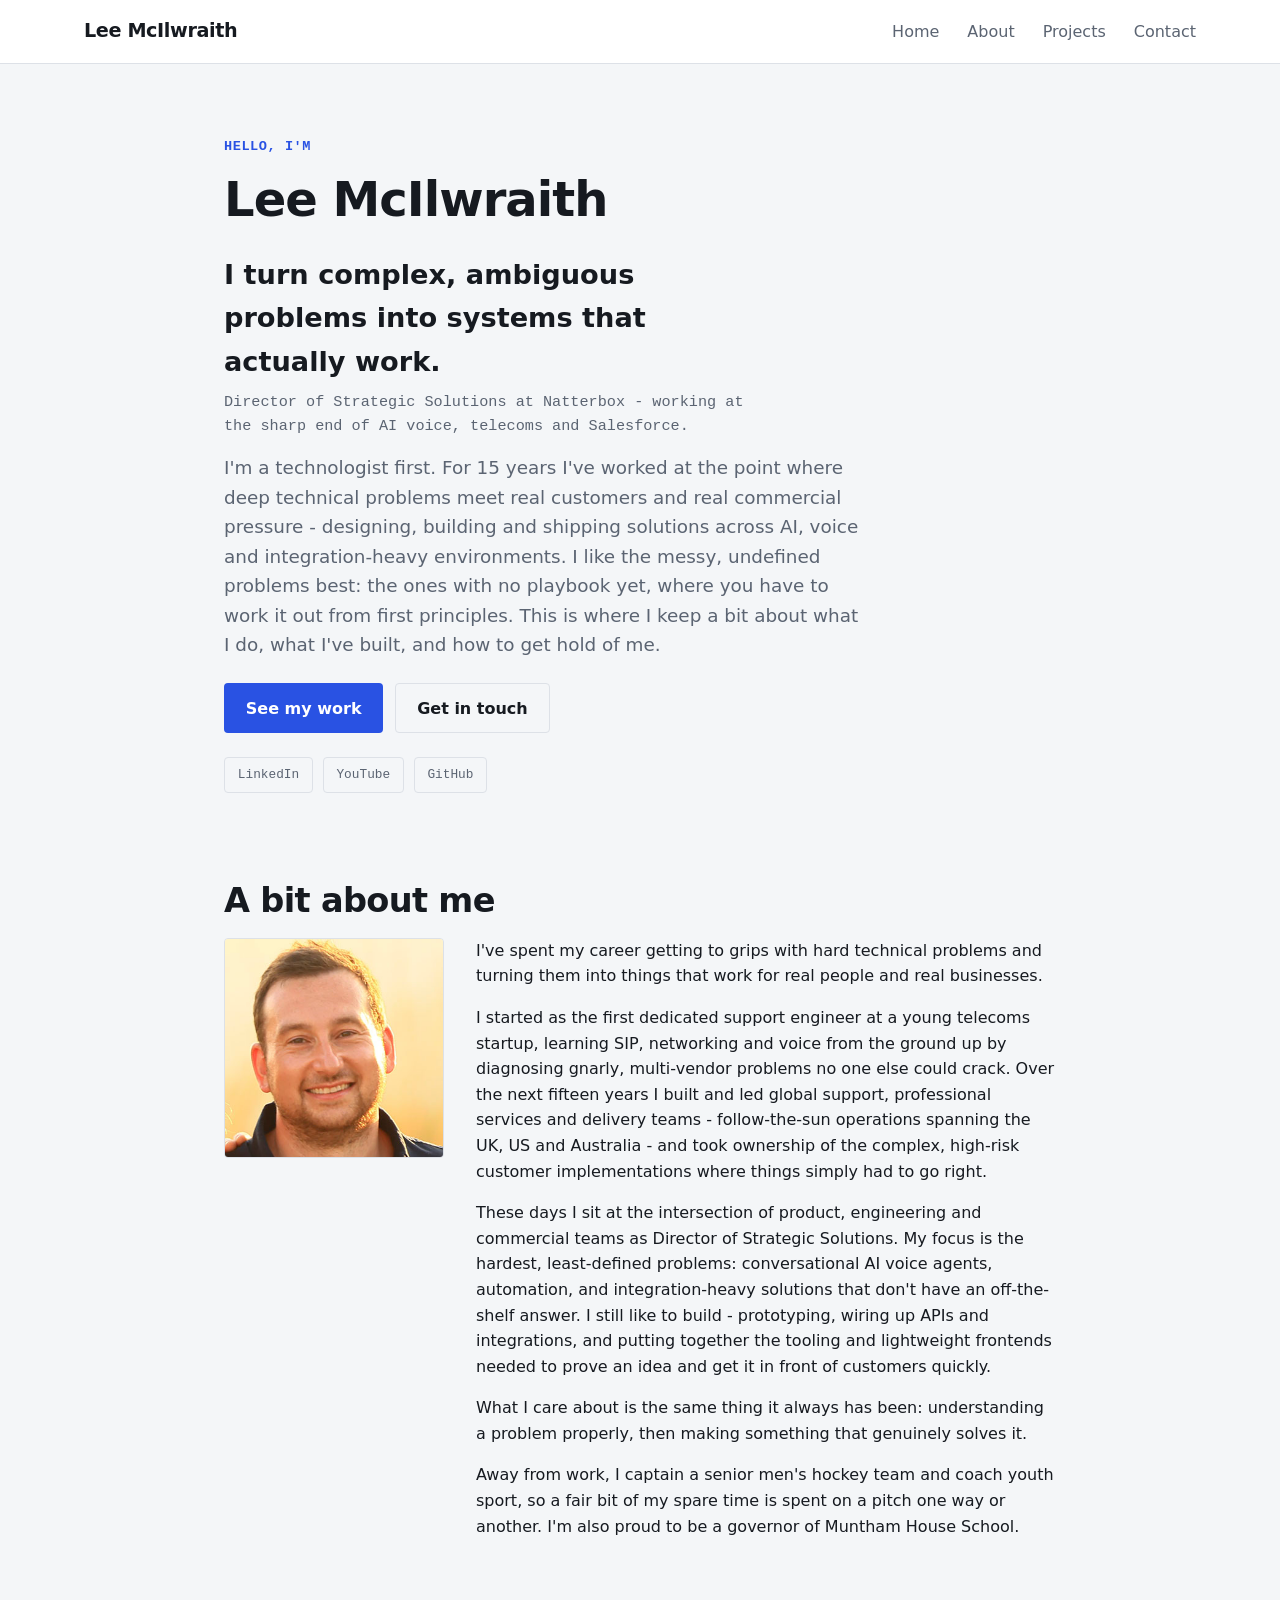
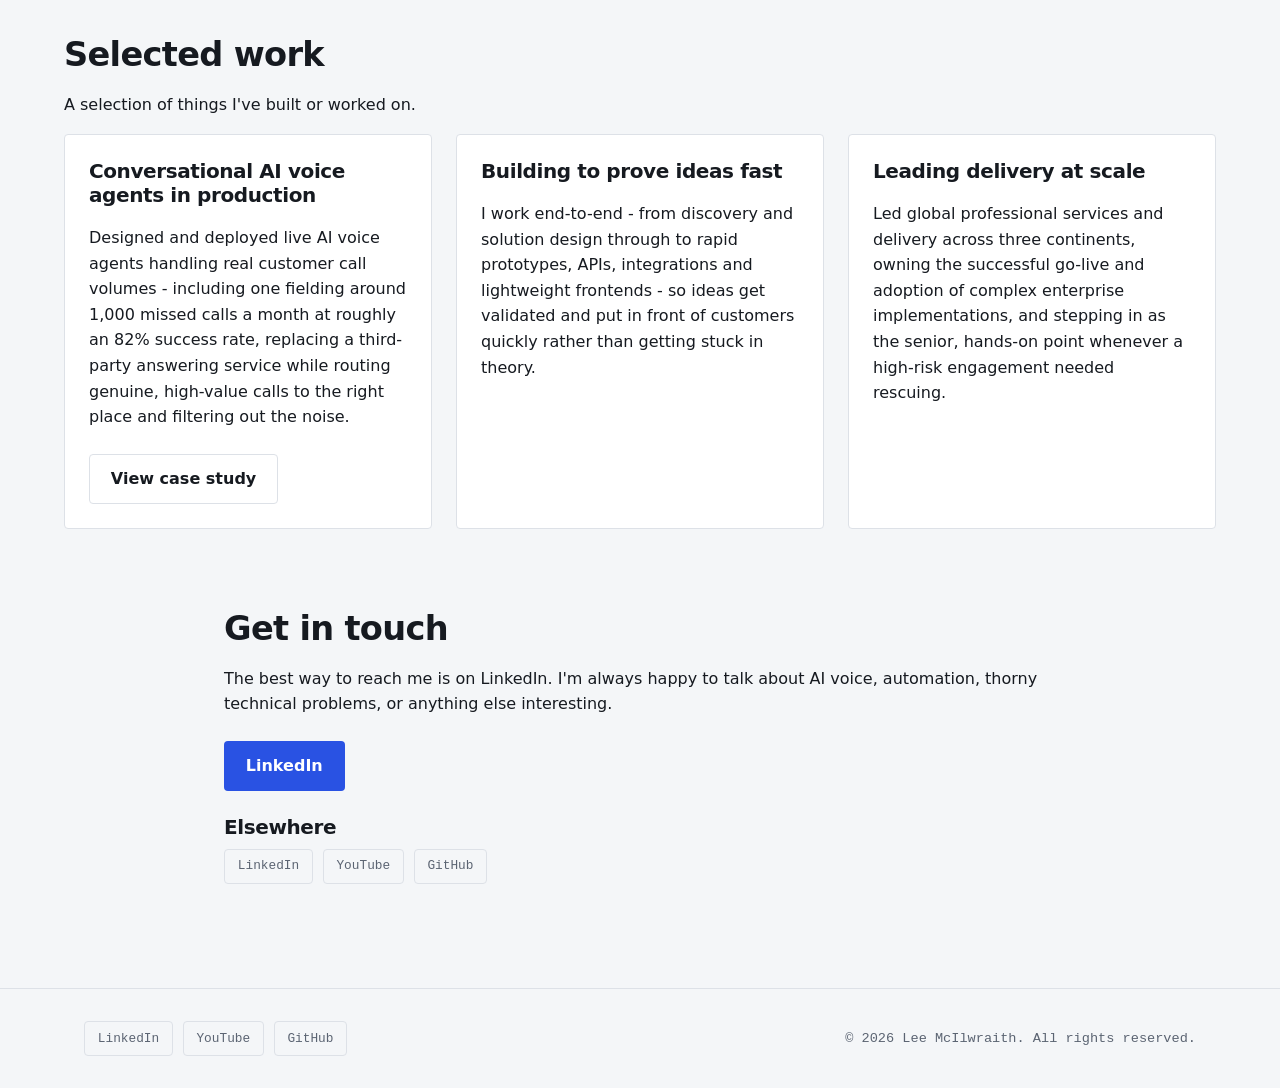
<file: index.html>
<!doctype html>
<html lang="en">
<head>
  <meta charset="utf-8" />
  <meta name="viewport" content="width=device-width, initial-scale=1" />
  <title>Lee McIlwraith - Director of Strategic Solutions</title>
  <meta name="description" content="Director of Strategic Solutions at Natterbox - working at the sharp end of AI voice, telecoms and Salesforce." />
  <link rel="icon" href="/favicon.svg" type="image/svg+xml" />
  <link rel="canonical" href="/" />

  <meta property="og:type" content="website" />
  <meta property="og:title" content="Lee McIlwraith - Director of Strategic Solutions" />
  <meta property="og:description" content="Director of Strategic Solutions at Natterbox - working at the sharp end of AI voice, telecoms and Salesforce." />
  <meta property="og:image" content="/assets/img/og-image.png" />
  <meta property="og:image:type" content="image/png" />
  <meta property="og:image:width" content="1200" />
  <meta property="og:image:height" content="630" />
  <meta name="twitter:card" content="summary_large_image" />

  <link rel="stylesheet" href="/assets/css/style.css" />
</head>
<body>
  <a class="skip-link" href="#main">Skip to content</a>

  <header class="site-header">
    <div class="container header-inner">
      <a class="brand" href="#home">Lee McIlwraith</a>
      <button class="nav-toggle" id="nav-toggle" aria-expanded="false" aria-controls="primary-nav">
        <span class="sr-only">Menu</span>
        <span class="nav-toggle-bar"></span>
        <span class="nav-toggle-bar"></span>
        <span class="nav-toggle-bar"></span>
      </button>
      <nav class="primary-nav" id="primary-nav" aria-label="Primary">
        <a href="#home">Home</a>
        <a href="#about">About</a>
        <a href="#projects">Projects</a>
        <a href="#contact">Contact</a>
      </nav>
    </div>
  </header>

  <main id="main">
    <section id="home" class="container hero">
      <p class="eyebrow">Hello, I'm</p>
      <h1>Lee McIlwraith</h1>
      <p class="hero-headline">I turn complex, ambiguous problems into systems that actually work.</p>
      <p class="hero-role">Director of Strategic Solutions at Natterbox - working at the sharp end of AI voice, telecoms and Salesforce.</p>
      <p class="lede">
        I'm a technologist first. For 15 years I've worked at the point where deep
        technical problems meet real customers and real commercial pressure -
        designing, building and shipping solutions across AI, voice and
        integration-heavy environments. I like the messy, undefined problems best:
        the ones with no playbook yet, where you have to work it out from first
        principles. This is where I keep a bit about what I do, what I've built,
        and how to get hold of me.
      </p>
      <div class="button-row">
        <a class="btn btn-primary" href="#projects">See my work</a>
        <a class="btn btn-secondary" href="#contact">Get in touch</a>
      </div>
      <div class="social-links" aria-label="Social profiles">
        <a class="social-link" data-social="linkedin"></a>
        <a class="social-link" data-social="youtube"></a>
        <a class="social-link" data-social="github"></a>
        <a class="social-link" data-social="x"></a>
        <a class="social-link" data-social="instagram"></a>
      </div>
    </section>

    <section id="about" class="container section narrow">
      <h2>A bit about me</h2>
      <div class="about-layout">
        <img class="about-photo" src="/assets/img/leemcilwraith.jpeg" alt="Lee McIlwraith" />
        <div>
          <p>
            I've spent my career getting to grips with hard technical problems and
            turning them into things that work for real people and real
            businesses.
          </p>
          <p>
            I started as the first dedicated support engineer at a young telecoms
            startup, learning SIP, networking and voice from the ground up by
            diagnosing gnarly, multi-vendor problems no one else could crack.
            Over the next fifteen years I built and led global support,
            professional services and delivery teams - follow-the-sun operations
            spanning the UK, US and Australia - and took ownership of the
            complex, high-risk customer implementations where things simply had
            to go right.
          </p>
          <p>
            These days I sit at the intersection of product, engineering and
            commercial teams as Director of Strategic Solutions. My focus is the
            hardest, least-defined problems: conversational AI voice agents,
            automation, and integration-heavy solutions that don't have an
            off-the-shelf answer. I still like to build - prototyping, wiring up
            APIs and integrations, and putting together the tooling and
            lightweight frontends needed to prove an idea and get it in front of
            customers quickly.
          </p>
          <p>
            What I care about is the same thing it always has been: understanding
            a problem properly, then making something that genuinely solves it.
          </p>
          <p>
            Away from work, I captain a senior men's hockey team and coach youth
            sport, so a fair bit of my spare time is spent on a pitch one way or
            another. I'm also proud to be a governor of Muntham House School.
          </p>
        </div>
      </div>
    </section>

    <section id="projects" class="container section">
      <h2>Selected work</h2>
      <p>A selection of things I've built or worked on.</p>

      <ul class="project-grid">
        <li class="project-card">
          <h3>Conversational AI voice agents in production</h3>
          <p>
            Designed and deployed live AI voice agents handling real customer
            call volumes - including one fielding around 1,000 missed calls a
            month at roughly an 82% success rate, replacing a third-party
            answering service while routing genuine, high-value calls to the
            right place and filtering out the noise.
          </p>
          <a class="btn btn-secondary" href="https://natterbox.com/resource/case-study/we-buy-any-home/" target="_blank" rel="noopener">View case study</a>
        </li>
        <li class="project-card">
          <h3>Building to prove ideas fast</h3>
          <p>
            I work end-to-end - from discovery and solution design through to
            rapid prototypes, APIs, integrations and lightweight frontends - so
            ideas get validated and put in front of customers quickly rather
            than getting stuck in theory.
          </p>
        </li>
        <li class="project-card">
          <h3>Leading delivery at scale</h3>
          <p>
            Led global professional services and delivery across three
            continents, owning the successful go-live and adoption of complex
            enterprise implementations, and stepping in as the senior,
            hands-on point whenever a high-risk engagement needed rescuing.
          </p>
        </li>
      </ul>
    </section>

    <section id="contact" class="container section narrow">
      <h2>Get in touch</h2>
      <p>
        The best way to reach me is on LinkedIn. I'm always happy to talk about
        AI voice, automation, thorny technical problems, or anything else
        interesting.
      </p>

      <div class="button-row">
        <a class="btn btn-primary" data-social="linkedin" target="_blank" rel="noopener"></a>
      </div>

      <h3>Elsewhere</h3>
      <div class="social-links" aria-label="Social profiles">
        <a class="social-link" data-social="linkedin"></a>
        <a class="social-link" data-social="youtube"></a>
        <a class="social-link" data-social="github"></a>
        <a class="social-link" data-social="x"></a>
        <a class="social-link" data-social="instagram"></a>
      </div>
    </section>
  </main>

  <footer class="site-footer">
    <div class="container footer-inner">
      <div class="social-links" aria-label="Social profiles">
        <a class="social-link" data-social="linkedin"></a>
        <a class="social-link" data-social="youtube"></a>
        <a class="social-link" data-social="github"></a>
        <a class="social-link" data-social="x"></a>
        <a class="social-link" data-social="instagram"></a>
      </div>
      <p class="copyright">&copy; <span id="current-year">2026</span> Lee McIlwraith. All rights reserved.</p>
    </div>
  </footer>

  <script src="/assets/js/social-links.js" defer></script>
  <script src="/assets/js/main.js" defer></script>
</body>
</html>
</file>
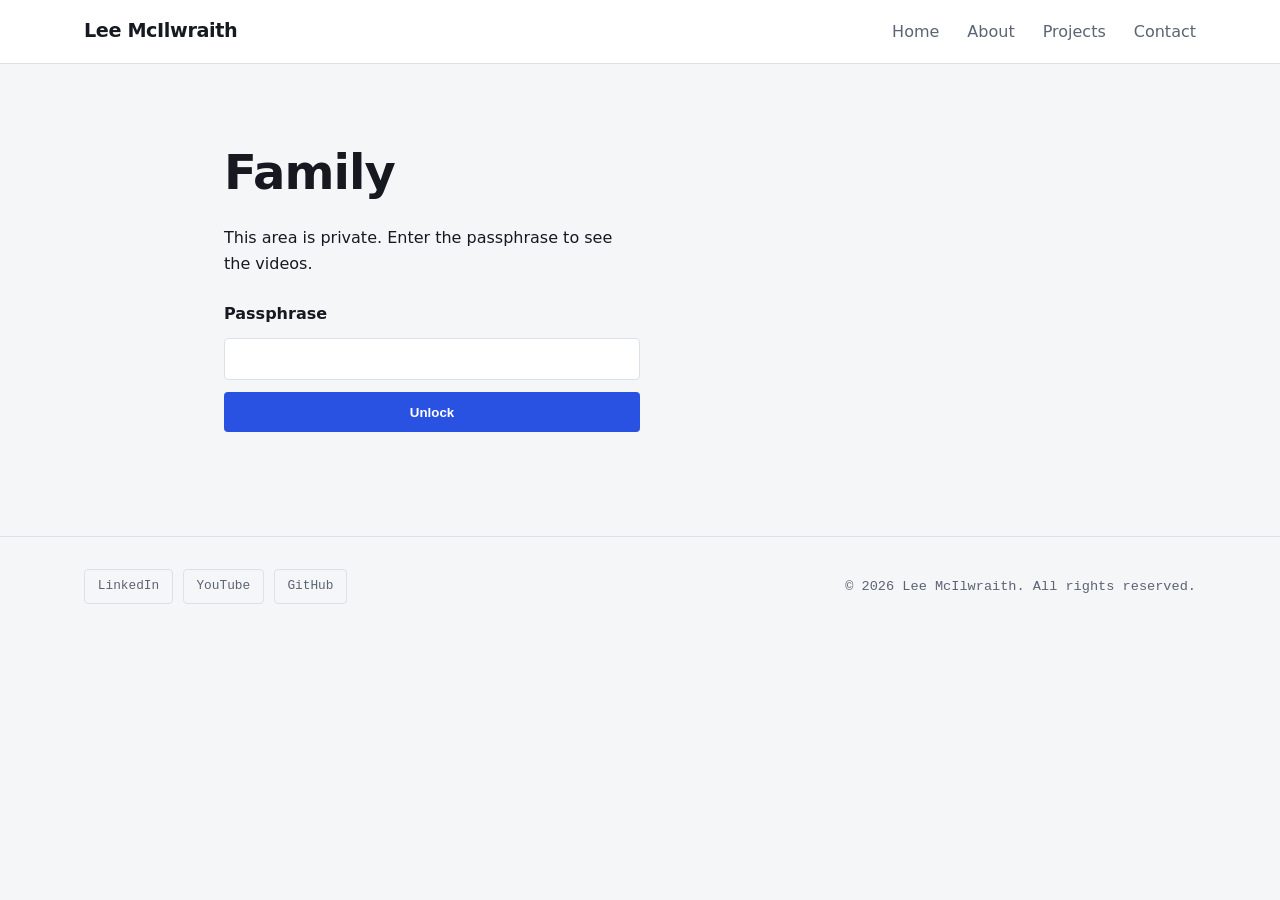
<file: family/index.html>
<!doctype html>
<html lang="en">
<head>
  <meta charset="utf-8" />
  <meta name="viewport" content="width=device-width, initial-scale=1" />
  <title>Family - Lee McIlwraith</title>
  <meta name="description" content="Private family video area." />
  <meta name="robots" content="noindex, nofollow" />
  <link rel="icon" href="/favicon.svg" type="image/svg+xml" />
  <link rel="canonical" href="/family/" />
  <link rel="stylesheet" href="/assets/css/style.css" />
</head>
<body>
  <a class="skip-link" href="#main">Skip to content</a>

  <header class="site-header">
    <div class="container header-inner">
      <a class="brand" href="/">Lee McIlwraith</a>
      <button class="nav-toggle" id="nav-toggle" aria-expanded="false" aria-controls="primary-nav">
        <span class="sr-only">Menu</span>
        <span class="nav-toggle-bar"></span>
        <span class="nav-toggle-bar"></span>
        <span class="nav-toggle-bar"></span>
      </button>
      <nav class="primary-nav" id="primary-nav" aria-label="Primary">
        <a href="/#home">Home</a>
        <a href="/#about">About</a>
        <a href="/#projects">Projects</a>
        <a href="/#contact">Contact</a>
      </nav>
    </div>
  </header>

  <main id="main">
    <section class="container section narrow">
      <h1>Family</h1>

      <div class="family-gate" id="family-gate">
        <p>This area is private. Enter the passphrase to see the videos.</p>
        <form class="family-form" id="family-unlock-form">
          <label for="family-password">Passphrase</label>
          <input
            type="password"
            id="family-password"
            name="family-password"
            autocomplete="current-password"
            required
          />
          <button class="btn btn-primary" type="submit">Unlock</button>
          <p class="form-error" id="family-error" role="alert" hidden></p>
        </form>
      </div>

      <div id="family-content" hidden>
        <div class="family-player">
          <div class="player-main">
            <div class="video-embed">
              <iframe
                id="video-frame"
                src=""
                title=""
                loading="lazy"
                allow="accelerometer; autoplay; clipboard-write; encrypted-media; gyroscope; picture-in-picture"
                allowfullscreen
              ></iframe>
            </div>
            <h2 id="video-title"></h2>
            <p id="video-description"></p>
          </div>
          <nav class="playlist" aria-label="Video list">
            <ul id="video-playlist"></ul>
          </nav>
        </div>
      </div>
    </section>
  </main>

  <footer class="site-footer">
    <div class="container footer-inner">
      <div class="social-links" aria-label="Social profiles">
        <a class="social-link" data-social="linkedin"></a>
        <a class="social-link" data-social="youtube"></a>
        <a class="social-link" data-social="github"></a>
        <a class="social-link" data-social="x"></a>
        <a class="social-link" data-social="instagram"></a>
      </div>
      <p class="copyright">&copy; <span id="current-year">2026</span> Lee McIlwraith. All rights reserved.</p>
    </div>
  </footer>

  <script src="/assets/js/social-links.js" defer></script>
  <script src="/assets/js/main.js" defer></script>
  <script src="/assets/js/crypto.js" defer></script>
  <script src="/family-data.js" defer></script>
  <script src="/assets/js/family.js" defer></script>
</body>
</html>
</file>
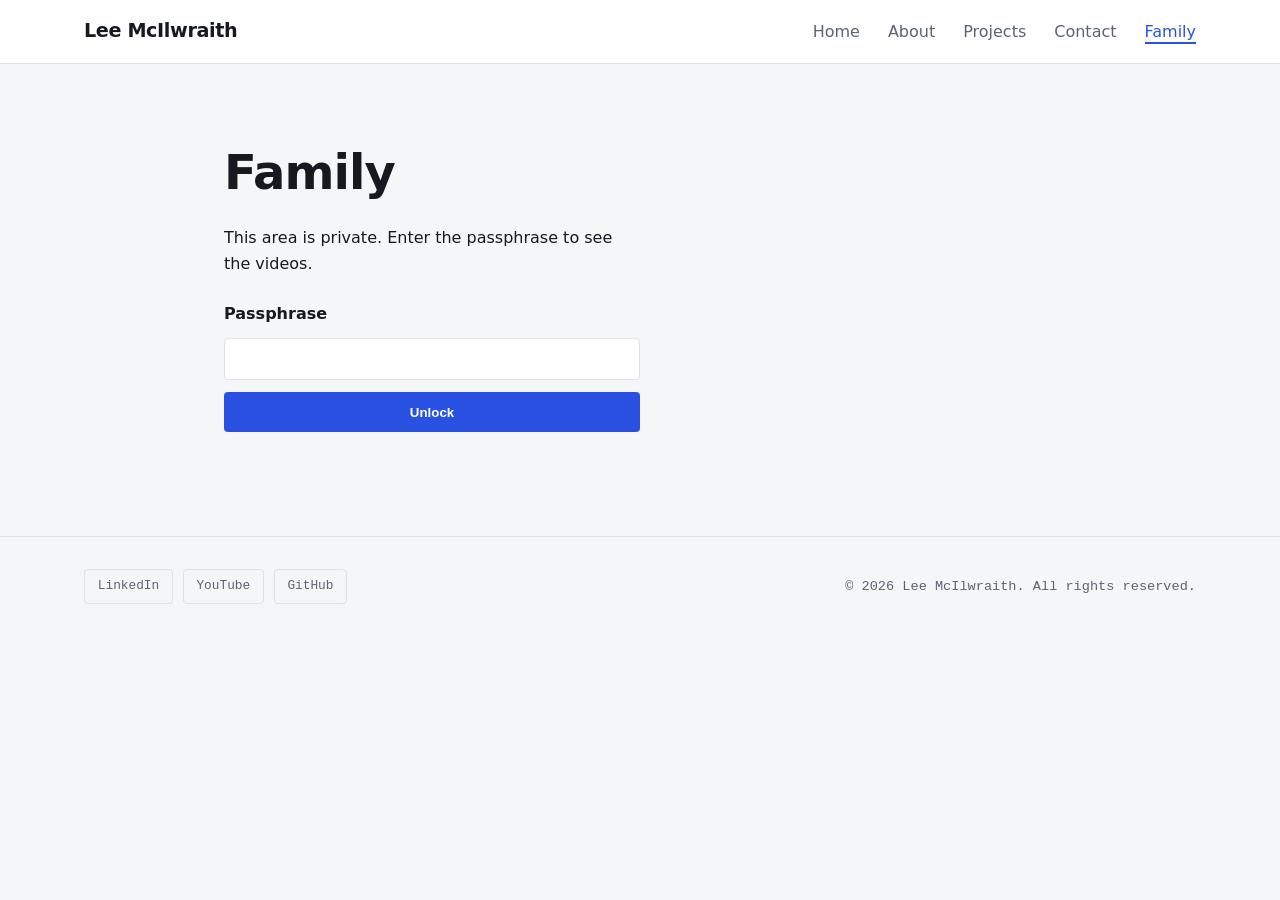
<file: family.html>
<!doctype html>
<html lang="en">
<head>
  <meta charset="utf-8" />
  <meta name="viewport" content="width=device-width, initial-scale=1" />
  <title>Family - Lee McIlwraith</title>
  <meta name="description" content="Private family video area." />
  <meta name="robots" content="noindex, nofollow" />
  <link rel="icon" href="favicon.svg" type="image/svg+xml" />
  <link rel="canonical" href="/family.html" />
  <link rel="stylesheet" href="assets/css/style.css" />
</head>
<body>
  <a class="skip-link" href="#main">Skip to content</a>

  <header class="site-header">
    <div class="container header-inner">
      <a class="brand" href="index.html">Lee McIlwraith</a>
      <button class="nav-toggle" id="nav-toggle" aria-expanded="false" aria-controls="primary-nav">
        <span class="sr-only">Menu</span>
        <span class="nav-toggle-bar"></span>
        <span class="nav-toggle-bar"></span>
        <span class="nav-toggle-bar"></span>
      </button>
      <nav class="primary-nav" id="primary-nav" aria-label="Primary">
        <a href="index.html">Home</a>
        <a href="about.html">About</a>
        <a href="projects.html">Projects</a>
        <a href="contact.html">Contact</a>
        <a href="family.html" aria-current="page">Family</a>
      </nav>
    </div>
  </header>

  <main id="main">
    <section class="container section narrow">
      <h1>Family</h1>

      <div class="family-gate" id="family-gate">
        <p>This area is private. Enter the passphrase to see the videos.</p>
        <form class="family-form" id="family-unlock-form">
          <label for="family-password">Passphrase</label>
          <input
            type="password"
            id="family-password"
            name="family-password"
            autocomplete="current-password"
            required
          />
          <button class="btn btn-primary" type="submit">Unlock</button>
          <p class="form-error" id="family-error" role="alert" hidden></p>
        </form>
      </div>

      <div id="family-content" hidden>
        <div class="family-player">
          <div class="player-main">
            <div class="video-embed">
              <iframe
                id="video-frame"
                src=""
                title=""
                loading="lazy"
                allow="accelerometer; autoplay; clipboard-write; encrypted-media; gyroscope; picture-in-picture"
                allowfullscreen
              ></iframe>
            </div>
            <h2 id="video-title"></h2>
            <p id="video-description"></p>
          </div>
          <nav class="playlist" aria-label="Video list">
            <ul id="video-playlist"></ul>
          </nav>
        </div>
      </div>
    </section>
  </main>

  <footer class="site-footer">
    <div class="container footer-inner">
      <div class="social-links" aria-label="Social profiles">
        <a class="social-link" data-social="linkedin"></a>
        <a class="social-link" data-social="youtube"></a>
        <a class="social-link" data-social="github"></a>
        <a class="social-link" data-social="x"></a>
        <a class="social-link" data-social="instagram"></a>
      </div>
      <p class="copyright">&copy; <span id="current-year">2026</span> Lee McIlwraith. All rights reserved.</p>
    </div>
  </footer>

  <script src="assets/js/social-links.js" defer></script>
  <script src="assets/js/main.js" defer></script>
  <script src="assets/js/crypto.js" defer></script>
  <script src="family-data.js" defer></script>
  <script src="assets/js/family.js" defer></script>
</body>
</html>
</file>
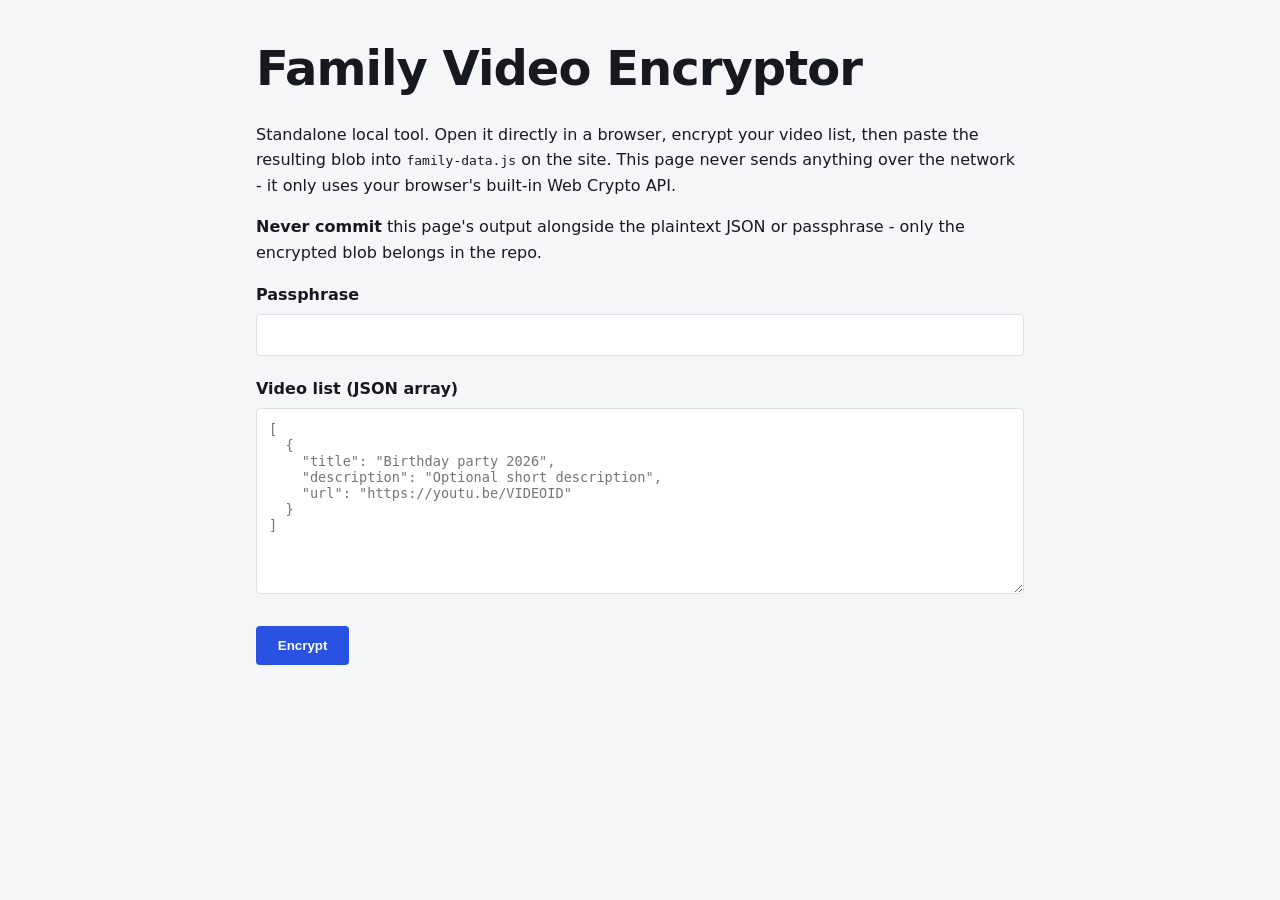
<file: tools/encryptor.html>
<!doctype html>
<html lang="en">
<head>
  <meta charset="utf-8" />
  <meta name="viewport" content="width=device-width, initial-scale=1" />
  <title>Family Video Encryptor (local tool)</title>
  <meta name="robots" content="noindex, nofollow" />
  <link rel="stylesheet" href="../assets/css/style.css" />
  <style>
    textarea {
      width: 100%;
      font-family: ui-monospace, SFMono-Regular, Menlo, Consolas, monospace;
      font-size: 0.85rem;
      padding: 0.75rem;
      border: 1px solid var(--color-border);
      border-radius: var(--radius);
    }
    .field {
      margin-bottom: 1.25rem;
    }
    .field label {
      display: block;
      font-weight: 600;
      margin-bottom: 0.4rem;
    }
    .field input[type="password"] {
      width: 100%;
      padding: 0.7rem 0.9rem;
      border: 1px solid var(--color-border);
      border-radius: var(--radius);
      font-size: 1rem;
    }
    .warning-banner {
      border: 1px solid #a3231a;
      background: #fbe9e7;
      color: #7a1a13;
      padding: 1rem 1.25rem;
      border-radius: var(--radius);
      margin-bottom: 1.5rem;
    }
    .status-message {
      margin-top: 0.75rem;
      font-weight: 600;
    }
    .status-message.error {
      color: #a3231a;
    }
    .status-message.success {
      color: #1f7a4d;
    }
  </style>
</head>
<body>
  <main class="container section" style="max-width: 48rem;">
    <h1>Family Video Encryptor</h1>
    <p>
      Standalone local tool. Open it directly in a browser, encrypt your
      video list, then paste the resulting blob into <code>family-data.js</code>
      on the site. This page never sends anything over the network - it only
      uses your browser's built-in Web Crypto API.
    </p>

    <div class="warning-banner" id="crypto-warning" hidden>
      <strong>Web Crypto isn't available on this page.</strong>
      <code>crypto.subtle</code> requires a secure context. If you opened this
      file directly (<code>file://</code>) and your browser blocks it there,
      run a trivial local server instead and open it over
      <code>http://localhost</code>, e.g.:
      <pre>python3 -m http.server
open http://localhost:8000/tools/encryptor.html</pre>
    </div>

    <p><strong>Never commit</strong> this page's output alongside the plaintext
      JSON or passphrase - only the encrypted blob belongs in the repo.</p>

    <form id="encrypt-form">
      <div class="field">
        <label for="passphrase">Passphrase</label>
        <input type="password" id="passphrase" name="passphrase" autocomplete="new-password" required />
      </div>

      <div class="field">
        <label for="video-json">Video list (JSON array)</label>
        <textarea id="video-json" rows="10" spellcheck="false" placeholder='[
  {
    "title": "Birthday party 2026",
    "description": "Optional short description",
    "url": "https://youtu.be/VIDEOID"
  }
]'></textarea>
      </div>

      <div class="button-row">
        <button class="btn btn-primary" type="submit">Encrypt</button>
      </div>

      <p class="status-message" id="status-message" hidden></p>
    </form>

    <div class="field" id="output-field" hidden>
      <label for="output">Encrypted blob - paste this into <code>family-data.js</code></label>
      <textarea id="output" rows="6" readonly spellcheck="false"></textarea>
      <div class="button-row">
        <button class="btn btn-secondary" type="button" id="copy-button">Copy to clipboard</button>
      </div>
    </div>
  </main>

  <script src="../assets/js/crypto.js"></script>
  <script>
    const warningEl = document.getElementById("crypto-warning");
    if (!window.crypto || !window.crypto.subtle) {
      warningEl.hidden = false;
    }

    const form = document.getElementById("encrypt-form");
    const statusEl = document.getElementById("status-message");
    const outputField = document.getElementById("output-field");
    const outputEl = document.getElementById("output");
    const copyButton = document.getElementById("copy-button");

    form.addEventListener("submit", async (event) => {
      event.preventDefault();
      statusEl.hidden = true;
      outputField.hidden = true;

      const passphrase = document.getElementById("passphrase").value;
      const rawJson = document.getElementById("video-json").value;

      let parsed;
      try {
        parsed = JSON.parse(rawJson);
        if (!Array.isArray(parsed)) {
          throw new Error("Video list must be a JSON array.");
        }
      } catch (err) {
        showStatus(`Invalid JSON: ${err.message}`, "error");
        return;
      }

      try {
        const blob = await FamilyCrypto.encryptText(passphrase, JSON.stringify(parsed));
        outputEl.value = blob;
        outputField.hidden = false;
        showStatus("Encrypted successfully. Copy the blob below into family-data.js.", "success");
      } catch (err) {
        showStatus(`Encryption failed: ${err.message}`, "error");
      }
    });

    copyButton.addEventListener("click", async () => {
      await navigator.clipboard.writeText(outputEl.value);
      showStatus("Copied to clipboard.", "success");
    });

    function showStatus(message, type) {
      statusEl.textContent = message;
      statusEl.className = `status-message ${type}`;
      statusEl.hidden = false;
    }
  </script>
</body>
</html>
</file>
<file: assets/css/style.css>
/* ------------------------------------------------------------------
   Design tokens
   ------------------------------------------------------------------ */
:root {
  --color-bg: #f4f6f8;
  --color-surface: #ffffff;
  --color-text: #161a20;
  --color-text-muted: #5b6472;
  --color-border: #dde1e7;
  --color-accent: #2952e3;
  --color-accent-hover: #1f3fb8;
  --color-accent-soft: #e8edfc;
  --font-body: system-ui, -apple-system, "Segoe UI", Roboto, Helvetica, Arial, sans-serif;
  --font-mono: ui-monospace, SFMono-Regular, "SF Mono", Menlo, Consolas, "Liberation Mono", monospace;
  --max-width: 72rem;
  --prose-width: 52rem;
  --radius: 4px;
}

/* ------------------------------------------------------------------
   Reset / base
   ------------------------------------------------------------------ */
*,
*::before,
*::after {
  box-sizing: border-box;
}

html {
  -webkit-text-size-adjust: 100%;
  scroll-behavior: smooth;
}

@media (prefers-reduced-motion: reduce) {
  html {
    scroll-behavior: auto;
  }
}

section[id] {
  scroll-margin-top: 5.5rem;
}

body {
  margin: 0;
  background: var(--color-bg);
  color: var(--color-text);
  font-family: var(--font-body);
  line-height: 1.6;
  -webkit-font-smoothing: antialiased;
}

img {
  max-width: 100%;
  display: block;
}

[hidden] {
  display: none !important;
}

a {
  color: inherit;
}

h1,
h2,
h3 {
  font-weight: 800;
  letter-spacing: -0.02em;
  line-height: 1.2;
  margin: 0 0 0.5em;
}

h1 {
  font-size: clamp(2rem, 5vw, 3rem);
}

h2 {
  font-size: clamp(1.5rem, 3.5vw, 2.1rem);
}

h3 {
  font-size: 1.25rem;
}

p {
  margin: 0 0 1em;
}

.container {
  max-width: var(--max-width);
  margin: 0 auto;
  padding: 0 1.25rem;
}

.narrow {
  max-width: var(--prose-width);
  margin-inline: auto;
}

.sr-only {
  position: absolute;
  width: 1px;
  height: 1px;
  padding: 0;
  margin: -1px;
  overflow: hidden;
  clip: rect(0, 0, 0, 0);
  white-space: nowrap;
  border: 0;
}

.skip-link {
  position: absolute;
  left: 1rem;
  top: -3rem;
  background: var(--color-accent);
  color: #fff;
  padding: 0.6rem 1rem;
  border-radius: var(--radius);
  z-index: 100;
  transition: top 0.15s ease;
}

.skip-link:focus {
  top: 1rem;
}

/* ------------------------------------------------------------------
   Header / nav
   ------------------------------------------------------------------ */
.site-header {
  position: sticky;
  top: 0;
  z-index: 20;
  border-bottom: 1px solid var(--color-border);
  background: var(--color-surface);
}

.header-inner {
  display: flex;
  align-items: center;
  justify-content: space-between;
  padding-top: 1rem;
  padding-bottom: 1rem;
  position: relative;
}

.brand {
  font-size: 1.2rem;
  font-weight: 800;
  letter-spacing: -0.02em;
  text-decoration: none;
}

.nav-toggle {
  display: inline-flex;
  flex-direction: column;
  justify-content: center;
  gap: 5px;
  width: 2.25rem;
  height: 2.25rem;
  background: transparent;
  border: 1px solid var(--color-border);
  border-radius: var(--radius);
  cursor: pointer;
}

.nav-toggle-bar {
  display: block;
  height: 2px;
  margin: 0 6px;
  background: var(--color-text);
  border-radius: 1px;
}

.primary-nav {
  position: absolute;
  top: 100%;
  left: 0;
  right: 0;
  display: none;
  flex-direction: column;
  background: var(--color-surface);
  border-bottom: 1px solid var(--color-border);
  padding: 0.5rem 1.25rem 1rem;
}

.primary-nav.is-open {
  display: flex;
}

.primary-nav a {
  text-decoration: none;
  padding: 0.6rem 0;
  border-bottom: 1px solid var(--color-border);
  color: var(--color-text-muted);
}

.primary-nav a:last-child {
  border-bottom: none;
}

.primary-nav a:hover,
.primary-nav a[aria-current="page"] {
  color: var(--color-accent);
}

@media (min-width: 46rem) {
  .nav-toggle {
    display: none;
  }

  .primary-nav {
    position: static;
    display: flex;
    flex-direction: row;
    gap: 1.75rem;
    background: transparent;
    border: none;
    padding: 0;
  }

  .primary-nav a {
    padding: 0;
    border-bottom: none;
  }

  .primary-nav a[aria-current="page"] {
    box-shadow: inset 0 -2px 0 var(--color-accent);
  }
}

/* ------------------------------------------------------------------
   Main content
   ------------------------------------------------------------------ */
main {
  padding: 2.5rem 0 4rem;
}

.section {
  padding: 2.5rem 0;
}

/* ------------------------------------------------------------------
   Buttons / links
   ------------------------------------------------------------------ */
.btn {
  display: inline-flex;
  align-items: center;
  justify-content: center;
  gap: 0.5rem;
  padding: 0.7rem 1.3rem;
  border-radius: var(--radius);
  text-decoration: none;
  font-weight: 600;
  border: 1px solid transparent;
  transition: transform 0.1s ease, background-color 0.15s ease, color 0.15s ease;
}

.btn:hover {
  transform: translateY(-1px);
}

.btn-primary {
  background: var(--color-accent);
  color: #fff;
}

.btn-primary:hover {
  background: var(--color-accent-hover);
}

.btn-secondary {
  background: transparent;
  border-color: var(--color-border);
  color: var(--color-text);
}

.btn-secondary:hover {
  border-color: var(--color-accent);
  color: var(--color-accent);
}

.button-row {
  display: flex;
  flex-wrap: wrap;
  gap: 0.75rem;
  margin: 1.5rem 0;
}

/* ------------------------------------------------------------------
   Social links
   ------------------------------------------------------------------ */
.social-links {
  display: flex;
  flex-wrap: wrap;
  gap: 0.6rem;
}

.social-link {
  display: inline-flex;
  align-items: center;
  padding: 0.4rem 0.8rem;
  border: 1px solid var(--color-border);
  border-radius: var(--radius);
  text-decoration: none;
  font-family: var(--font-mono);
  font-size: 0.8rem;
  color: var(--color-text-muted);
  transition: border-color 0.15s ease, color 0.15s ease, background-color 0.15s ease;
}

.social-link:hover {
  border-color: var(--color-accent);
  color: var(--color-accent);
  background: var(--color-accent-soft);
}

/* ------------------------------------------------------------------
   Hero (Home)
   ------------------------------------------------------------------ */
.hero {
  max-width: var(--prose-width);
  margin-inline: auto;
  padding: 2rem 0 3rem;
}

.hero .eyebrow {
  font-family: var(--font-mono);
  color: var(--color-accent);
  font-weight: 600;
  letter-spacing: 0.04em;
  text-transform: uppercase;
  font-size: 0.85rem;
}

.hero-headline {
  font-size: clamp(1.3rem, 3vw, 1.7rem);
  font-weight: 700;
  max-width: 34rem;
  margin-bottom: 0.4rem;
}

.hero-role {
  font-family: var(--font-mono);
  color: var(--color-text-muted);
  font-size: 0.95rem;
  max-width: 34rem;
}

.hero p.lede {
  font-size: 1.15rem;
  color: var(--color-text-muted);
  max-width: 40rem;
}

/* ------------------------------------------------------------------
   About
   ------------------------------------------------------------------ */
.about-layout {
  display: grid;
  gap: 2rem;
}

@media (min-width: 46rem) {
  .about-layout {
    grid-template-columns: 220px 1fr;
    align-items: start;
  }
}

.about-photo {
  width: 100%;
  aspect-ratio: 1 / 1;
  object-fit: cover;
  border-radius: var(--radius);
  border: 1px solid var(--color-border);
}

.about-list {
  padding-left: 1.1rem;
}

.about-list li {
  margin-bottom: 0.5rem;
}

/* ------------------------------------------------------------------
   Projects
   ------------------------------------------------------------------ */
.project-grid {
  display: grid;
  gap: 1.5rem;
  grid-template-columns: repeat(auto-fit, minmax(240px, 1fr));
  list-style: none;
  margin: 0;
  padding: 0;
}

.project-card {
  background: var(--color-surface);
  border: 1px solid var(--color-border);
  border-radius: var(--radius);
  padding: 1.5rem;
  display: flex;
  flex-direction: column;
  gap: 0.5rem;
}

.project-tags {
  display: flex;
  flex-wrap: wrap;
  gap: 0.4rem;
  margin: 0.25rem 0 0.75rem;
  padding: 0;
  list-style: none;
}

.project-tags li {
  font-family: var(--font-mono);
  font-size: 0.75rem;
  color: var(--color-text-muted);
  background: var(--color-accent-soft);
  border-radius: var(--radius);
  padding: 0.2rem 0.6rem;
}

.project-card .btn {
  align-self: flex-start;
  margin-top: auto;
}

/* ------------------------------------------------------------------
   Family (gated) area
   ------------------------------------------------------------------ */
.family-gate {
  max-width: 26rem;
}

.family-form {
  display: flex;
  flex-direction: column;
  gap: 0.75rem;
  margin-top: 1.5rem;
}

.family-form label {
  font-weight: 600;
}

.family-form input[type="password"] {
  padding: 0.7rem 0.9rem;
  border: 1px solid var(--color-border);
  border-radius: var(--radius);
  font-size: 1rem;
}

.family-form input[type="password"]:focus {
  outline: 2px solid var(--color-accent);
  outline-offset: 1px;
}

.form-error {
  color: #a3231a;
  font-weight: 600;
}

.family-player {
  display: grid;
  gap: 1.5rem;
  margin-top: 1.5rem;
}

@media (min-width: 56rem) {
  .family-player {
    grid-template-columns: 2fr 1fr;
    align-items: start;
  }
}

.video-embed {
  position: relative;
  aspect-ratio: 16 / 9;
  border-radius: var(--radius);
  overflow: hidden;
  background: #000;
}

.video-embed iframe {
  position: absolute;
  inset: 0;
  width: 100%;
  height: 100%;
  border: 0;
}

.player-main h2 {
  margin-top: 1rem;
}

.playlist ul {
  list-style: none;
  margin: 0;
  padding: 0;
  border: 1px solid var(--color-border);
  border-radius: var(--radius);
  overflow: hidden;
  background: var(--color-surface);
}

.playlist-item {
  display: flex;
  align-items: baseline;
  gap: 0.75rem;
  width: 100%;
  padding: 0.75rem 1rem;
  border: none;
  border-bottom: 1px solid var(--color-border);
  background: transparent;
  color: var(--color-text);
  font: inherit;
  text-align: left;
  cursor: pointer;
}

.playlist li:last-child .playlist-item {
  border-bottom: none;
}

.playlist-item:hover {
  background: var(--color-accent-soft);
}

.playlist-item.is-active {
  background: var(--color-accent-soft);
  box-shadow: inset 3px 0 0 var(--color-accent);
}

.playlist-index {
  font-family: var(--font-mono);
  color: var(--color-text-muted);
  font-size: 0.85rem;
  flex-shrink: 0;
}

.playlist-title {
  font-weight: 600;
}

/* ------------------------------------------------------------------
   Footer
   ------------------------------------------------------------------ */
.site-footer {
  border-top: 1px solid var(--color-border);
  padding: 2rem 0;
}

.footer-inner {
  display: flex;
  flex-direction: column;
  gap: 1rem;
}

@media (min-width: 46rem) {
  .footer-inner {
    flex-direction: row;
    align-items: center;
    justify-content: space-between;
  }
}

.copyright {
  font-family: var(--font-mono);
  margin: 0;
  color: var(--color-text-muted);
  font-size: 0.85rem;
}
</file>
